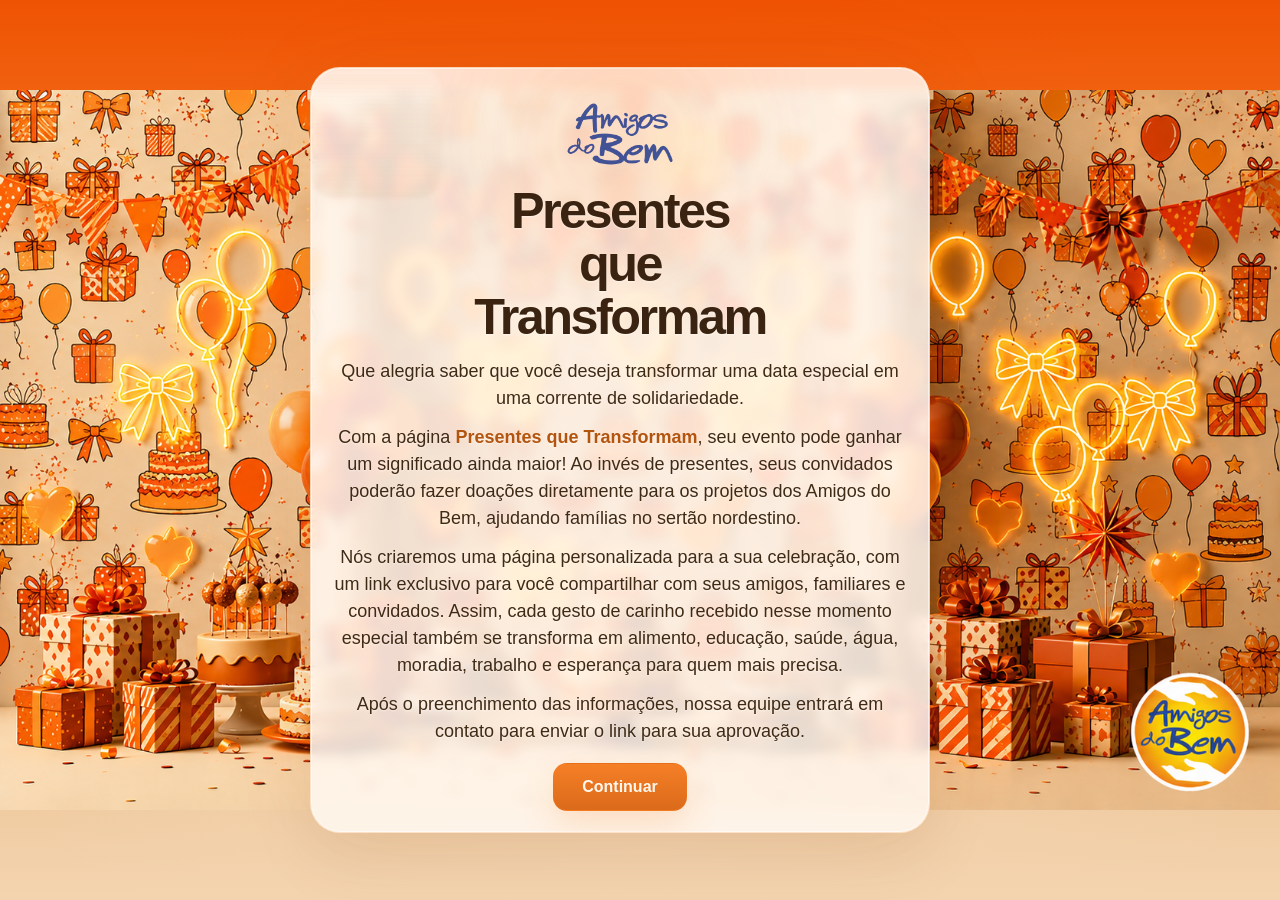
<file: index.html>
<!DOCTYPE html>
<html lang="pt-BR">
<head>
  <meta charset="UTF-8" />
  <meta name="viewport" content="width=device-width, initial-scale=1.0" />
  <meta name="referrer" content="no-referrer" />
  <meta
    http-equiv="Content-Security-Policy"
    content="default-src 'self'; script-src 'self'; style-src 'self' 'unsafe-inline'; img-src 'self' data:; connect-src 'self' https://script.google.com https://script.googleusercontent.com https://viacep.com.br; object-src 'none'; base-uri 'self'; form-action 'self'"
  />
  <title>Presentes que Transformam</title>
  <link rel="stylesheet" href="styles.css" />
</head>
<body class="stage-1">
  <main class="page-shell">
    <section class="parchment-card" aria-labelledby="pageTitle">
      <img class="page-kicker-img" src="Escrita - amigos-do-bem.png" alt="Amigos do Bem" />
      <h1 id="pageTitle">Presentes que Transformam</h1>

      <div class="intro-copy">
        <p>Que alegria saber que você deseja transformar uma data especial em uma corrente de solidariedade.</p>
        <p>
          Com a página <strong>Presentes que Transformam</strong>, seu evento pode ganhar um significado ainda maior!
          Ao invés de presentes, seus convidados poderão fazer doações diretamente para os projetos dos Amigos do Bem,
          ajudando famílias no sertão nordestino.
        </p>
        <p>
          Nós criaremos uma página personalizada para a sua celebração, com um link exclusivo para você compartilhar com seus amigos,
          familiares e convidados. Assim, cada gesto de carinho recebido nesse momento especial também se transforma em alimento,
          educação, saúde, água, moradia, trabalho e esperança para quem mais precisa.
        </p>
        <p>
          Após o preenchimento das informações, nossa equipe entrará em contato para enviar o link para sua aprovação.
        </p>
      </div>

      <div class="page-footer">
        <button class="continue-btn" type="button" id="continueBtn">Continuar</button>
      </div>
    </section>
  </main>

  <script src="script.js"></script>
</body>
</html>
</file>
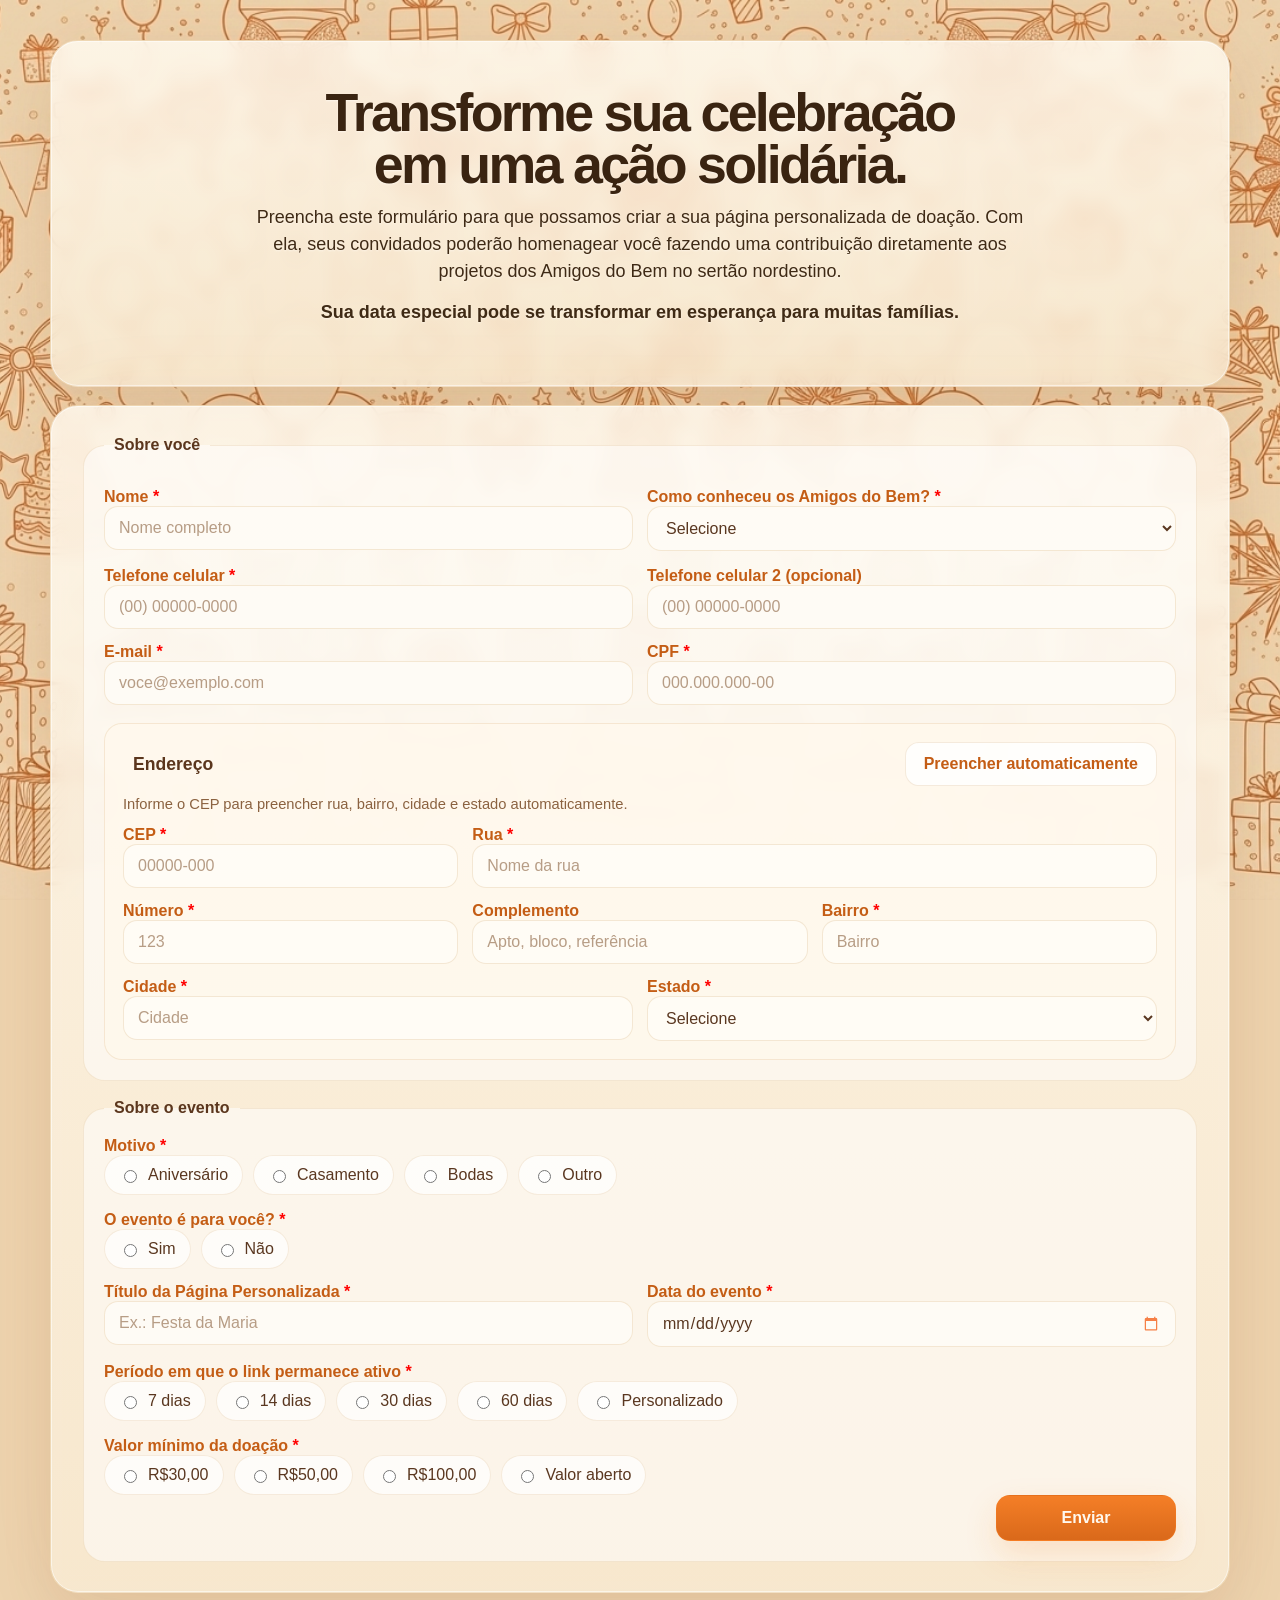
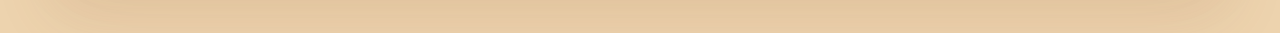
<file: etapa-2.html>
<!DOCTYPE html>
<html lang="pt-BR">
<head>
  <meta charset="UTF-8" />
  <meta name="viewport" content="width=device-width, initial-scale=1.0" />
  <meta name="referrer" content="no-referrer" />
  <meta
    http-equiv="Content-Security-Policy"
    content="default-src 'self'; script-src 'self'; style-src 'self' 'unsafe-inline'; img-src 'self' data:; connect-src 'self' https://script.google.com https://script.googleusercontent.com https://viacep.com.br; object-src 'none'; base-uri 'self'; form-action 'self'"
  />
  <title>Presentes que Transformam | Formulário</title>
  <link rel="stylesheet" href="styles.css" />
</head>
<body class="stage-2">
  <main class="form-shell">
    <section class="form-intro-card">
      <h1>Transforme sua celebração em uma ação solidária.</h1>
      <p>
        Preencha este formulário para que possamos criar a sua página personalizada de doação. Com ela, seus convidados poderão
        homenagear você fazendo uma contribuição diretamente aos projetos dos Amigos do Bem no sertão nordestino.
      </p>
      <p><strong>Sua data especial pode se transformar em esperança para muitas famílias.</strong></p>
    </section>

    <section class="form-card">
      <form id="pqtForm" class="gift-form">
        <input
          type="text"
          name="website"
          id="website"
          class="hp-field"
          tabindex="-1"
          autocomplete="off"
          aria-hidden="true"
          style="position:absolute;left:-9999px;width:1px;height:1px;opacity:0;pointer-events:none"
        />
        <fieldset class="form-block">
          <legend>Sobre você</legend>

          <div class="form-grid two-columns">
            <label>
              Nome <span style="color: red;">*</span>
              <input type="text" name="nome" id="nome" autocomplete="name" placeholder="Nome completo" required />
            </label>

            <div class="field-stack">
            <span class="field-label">Como conheceu os Amigos do Bem? <span style="color: red;">*</span></span>
            <select name="como_conheceu" id="comoConheceu" required>
              <option value="">Selecione</option>
              <option>Redes Sociais</option>
              <option>Evento/Palestra</option>
              <option>Site Institucional</option>
              <option>Televisão/Reportagem</option>
              <option>Jornal/Revista</option>
              <option>Outros</option>
              <option>Indicação de Amigos/Família</option>
            </select>
            </div>
          </div>

          <div class="field-stack">
            <label id="comoConheceuOutroWrap" class="conditional-field" hidden>
              Descreva
              <input type="text" name="como_conheceu_outro" id="comoConheceuOutro" placeholder="Como conheceu os Amigos do Bem?" />
            </label>
          </div>

          <div class="form-grid two-columns">
            <label>
              Telefone celular <span style="color: red;">*</span>
              <input type="tel" name="celular" id="celular" autocomplete="tel" placeholder="(00) 00000-0000" required />
            </label>

            <label>
              Telefone celular 2 (opcional)
              <input type="tel" name="celular_opcional" id="celularOpcional" autocomplete="tel" placeholder="(00) 00000-0000" />
            </label>
          </div>

          <div class="form-grid two-columns">
            <label>
              E-mail <span style="color: red;">*</span>
              <input type="email" name="email" id="email" autocomplete="email" placeholder="voce@exemplo.com" required />
            </label>

            <label>
              CPF <span style="color: red;">*</span>
              <input type="text" name="cpf" id="cpf" inputmode="numeric" placeholder="000.000.000-00" required />
            </label>
          </div>

          <div class="address-box">
            <div class="address-head">
              <h2>Endereço</h2>
              <button class="link-btn" type="button" data-cep-search="main">Preencher automaticamente</button>
            </div>
            <p class="address-note">Informe o CEP para preencher rua, bairro, cidade e estado automaticamente.</p>

            <div class="form-grid three-columns">
            <label>
              CEP <span style="color: red;">*</span>
              <input type="text" name="cep" id="mainCep" autocomplete="postal-code" inputmode="numeric" placeholder="00000-000" required />
            </label>

            <label class="span-2">
              Rua <span style="color: red;">*</span>
              <input type="text" name="rua" id="mainRua" autocomplete="street-address" placeholder="Nome da rua" required />
            </label>
            </div>

            <div class="form-grid three-columns">
            <label>
              Número <span style="color: red;">*</span>
              <input type="text" name="numero" id="mainNumero" autocomplete="off" placeholder="123" required />
            </label>

              <label>
                Complemento
                <input type="text" name="complemento" id="mainComplemento" autocomplete="address-line2" placeholder="Apto, bloco, referência" />
              </label>

            <label>
              Bairro <span style="color: red;">*</span>
              <input type="text" name="bairro" id="mainBairro" autocomplete="address-level3" placeholder="Bairro" required />
            </label>
            </div>

            <div class="form-grid two-columns">
            <label>
              Cidade <span style="color: red;">*</span>
              <input type="text" name="cidade" id="mainCidade" autocomplete="address-level2" placeholder="Cidade" required />
            </label>

            <label>
              Estado <span style="color: red;">*</span>
              <select name="estado" id="mainEstado" autocomplete="address-level1" required>
                <option value="">Selecione</option>
                <option>AC</option><option>AL</option><option>AP</option><option>AM</option><option>BA</option><option>CE</option>
                <option>DF</option><option>ES</option><option>GO</option><option>MA</option><option>MT</option><option>MS</option>
                <option>MG</option><option>PA</option><option>PB</option><option>PR</option><option>PE</option><option>PI</option>
                <option>RJ</option><option>RN</option><option>RS</option><option>RO</option><option>RR</option><option>SC</option>
                <option>SP</option><option>SE</option><option>TO</option>
              </select>
            </label>
            </div>
          </div>
        </fieldset>

        <fieldset class="form-block">
          <legend>Sobre o evento</legend>

          <div class="field-stack">
            <span class="field-label">Motivo <span style="color: red;">*</span></span>
            <div class="chip-group" role="radiogroup" aria-label="Motivo do evento">
              <label class="chip"><input type="radio" name="motivo" value="Aniversário" required /> Aniversário</label>
              <label class="chip"><input type="radio" name="motivo" value="Casamento" /> Casamento</label>
              <label class="chip"><input type="radio" name="motivo" value="Bodas" /> Bodas</label>
              <label class="chip"><input type="radio" name="motivo" value="Outro" /> Outro</label>
            </div>
            <label id="motivoOutroWrap" class="conditional-field" hidden>
              Escreva o motivo por extenso
              <input type="text" name="motivo_outro" id="motivoOutro" />
            </label>
            <label id="motivoConjugeWrap" class="conditional-field" hidden>
              Nome Cônjuge
              <input type="text" name="nome_conjuge" id="nomeConjuge" />
            </label>
            <label id="dataNascimentoWrap" class="conditional-field" hidden>
              Data de nascimento
              <input type="date" name="data_nascimento" id="dataNascimento" />
            </label>
          </div>

          <div class="field-stack">
            <span class="field-label">O evento é para você? <span style="color: red;">*</span></span>
            <div class="chip-group" role="radiogroup" aria-label="Evento para você">
              <label class="chip"><input type="radio" name="evento_para" value="Sim" required /> Sim</label>
              <label class="chip"><input type="radio" name="evento_para" value="Não" /> Não</label>
            </div>
          </div>

          <section id="homenageadoBlock" class="nested-block" hidden aria-hidden="true">
            <h3>Quem será homenageado?</h3>
            <p class="nested-note">Preencha os dados da pessoa homenageada com o mesmo cuidado do bloco anterior.</p>

            <div class="form-grid two-columns">
            <label>
              Nome <span style="color: red;">*</span>
              <input type="text" name="h_nome" id="hNome" autocomplete="name" placeholder="Nome completo" required />
            </label>

            <label>
              Como conheceu os Amigos do Bem? <span style="color: red;">*</span>
              <input type="text" name="h_como_conheceu" id="hComoConheceu" placeholder="Ex.: indicação, evento, redes sociais" required />
            </label>
            </div>

            <div class="form-grid two-columns">
            <label>
              Telefone celular <span style="color: red;">*</span>
              <input type="tel" name="h_celular" id="hCelular" autocomplete="tel" placeholder="(00) 00000-0000" required />
            </label>

              <label>
                Telefone celular 2 (opcional)
                <input type="tel" name="h_celular_opcional" id="hCelularOpcional" autocomplete="tel" placeholder="(00) 00000-0000" />
              </label>
            </div>

            <div class="form-grid two-columns">
            <label>
              E-mail <span style="color: red;">*</span>
              <input type="email" name="h_email" id="hEmail" autocomplete="email" placeholder="voce@exemplo.com" required />
            </label>

            <label>
              CPF <span style="color: red;">*</span>
              <input type="text" name="h_cpf" id="hCpf" inputmode="numeric" placeholder="000.000.000-00" required />
            </label>
            </div>

            <div class="address-box">
              <div class="address-head">
                <h4>Endereço</h4>
                <button class="link-btn" type="button" data-cep-search="honoree">Preencher automaticamente</button>
              </div>
              <p class="address-note">Informe o CEP para preencher rua, bairro, cidade e estado automaticamente.</p>

              <div class="form-grid three-columns">
            <label>
              CEP <span style="color: red;">*</span>
              <input type="text" name="h_cep" id="hCep" autocomplete="postal-code" inputmode="numeric" placeholder="00000-000" required />
            </label>

            <label class="span-2">
              Rua <span style="color: red;">*</span>
              <input type="text" name="h_rua" id="hRua" autocomplete="street-address" placeholder="Nome da rua" required />
            </label>
              </div>

              <div class="form-grid three-columns">
            <label>
              Número <span style="color: red;">*</span>
              <input type="text" name="h_numero" id="hNumero" autocomplete="off" placeholder="123" required />
            </label>

                <label>
                  Complemento
                  <input type="text" name="h_complemento" id="hComplemento" autocomplete="address-line2" placeholder="Apto, bloco, referência" />
                </label>

            <label>
              Bairro <span style="color: red;">*</span>
              <input type="text" name="h_bairro" id="hBairro" autocomplete="address-level3" placeholder="Bairro" required />
            </label>
              </div>

              <div class="form-grid two-columns">
            <label>
              Cidade <span style="color: red;">*</span>
              <input type="text" name="h_cidade" id="hCidade" autocomplete="address-level2" placeholder="Cidade" required />
            </label>

            <label>
              Estado <span style="color: red;">*</span>
              <select name="h_estado" id="hEstado" autocomplete="address-level1" required>
                <option value="">Selecione</option>
                <option>AC</option><option>AL</option><option>AP</option><option>AM</option><option>BA</option><option>CE</option>
                <option>DF</option><option>ES</option><option>GO</option><option>MA</option><option>MT</option><option>MS</option>
                <option>MG</option><option>PA</option><option>PB</option><option>PR</option><option>PE</option><option>PI</option>
                <option>RJ</option><option>RN</option><option>RS</option><option>RO</option><option>RR</option><option>SC</option>
                <option>SP</option><option>SE</option><option>TO</option>
              </select>
            </label>
              </div>
            </div>
          </section>

          <div class="form-grid two-columns">
            <label>
              Título da Página Personalizada <span style="color: red;">*</span>
              <input type="text" name="titulo_link" id="tituloLink" placeholder="Ex.: Festa da Maria" required />
            </label>

            <label>
              Data do evento <span style="color: red;">*</span>
              <input type="date" name="data_evento" id="dataEvento" required />
            </label>
          </div>

          <div class="field-stack">
            <span class="field-label">Período em que o link permanece ativo <span style="color: red;">*</span></span>
            <div class="chip-group" role="radiogroup" aria-label="Período ativo">
              <label class="chip"><input type="radio" name="periodo" value="7 dias" required /> 7 dias</label>
              <label class="chip"><input type="radio" name="periodo" value="14 dias" /> 14 dias</label>
              <label class="chip"><input type="radio" name="periodo" value="30 dias" /> 30 dias</label>
              <label class="chip"><input type="radio" name="periodo" value="60 dias" /> 60 dias</label>
              <label class="chip"><input type="radio" name="periodo" value="Personalizado" /> Personalizado</label>
            </div>
            <label id="periodoCustomWrap" class="conditional-field" hidden>
              Selecione o período
              <input type="date" name="periodo_personalizado" id="periodoPersonalizado" />
            </label>
          </div>

          <div class="field-stack">
            <span class="field-label">Valor mínimo da doação <span style="color: red;">*</span></span>
            <div class="chip-group" role="radiogroup" aria-label="Ticket do presente">
              <label class="chip"><input type="radio" name="ticket" value="R$30,00" required /> R$30,00</label>
              <label class="chip"><input type="radio" name="ticket" value="R$50,00" /> R$50,00</label>
              <label class="chip"><input type="radio" name="ticket" value="R$100,00" /> R$100,00</label>
              <label class="chip"><input type="radio" name="ticket" value="Valor aberto" /> Valor aberto</label>
            </div>
            <label id="ticketOpenWrap" class="conditional-field" hidden>
              Informe o valor mínimo em R$
              <input type="text" name="ticket_aberto" id="ticketAberto" inputmode="decimal" placeholder="Ex.: 80,00" />
            </label>
          </div>

          <div class="form-actions">
            <button class="submit-btn" type="submit">Enviar</button>
          </div>
        </fieldset>
      </form>
    </section>
  </main>

  <script src="script.js"></script>
</body>
</html>
</file>
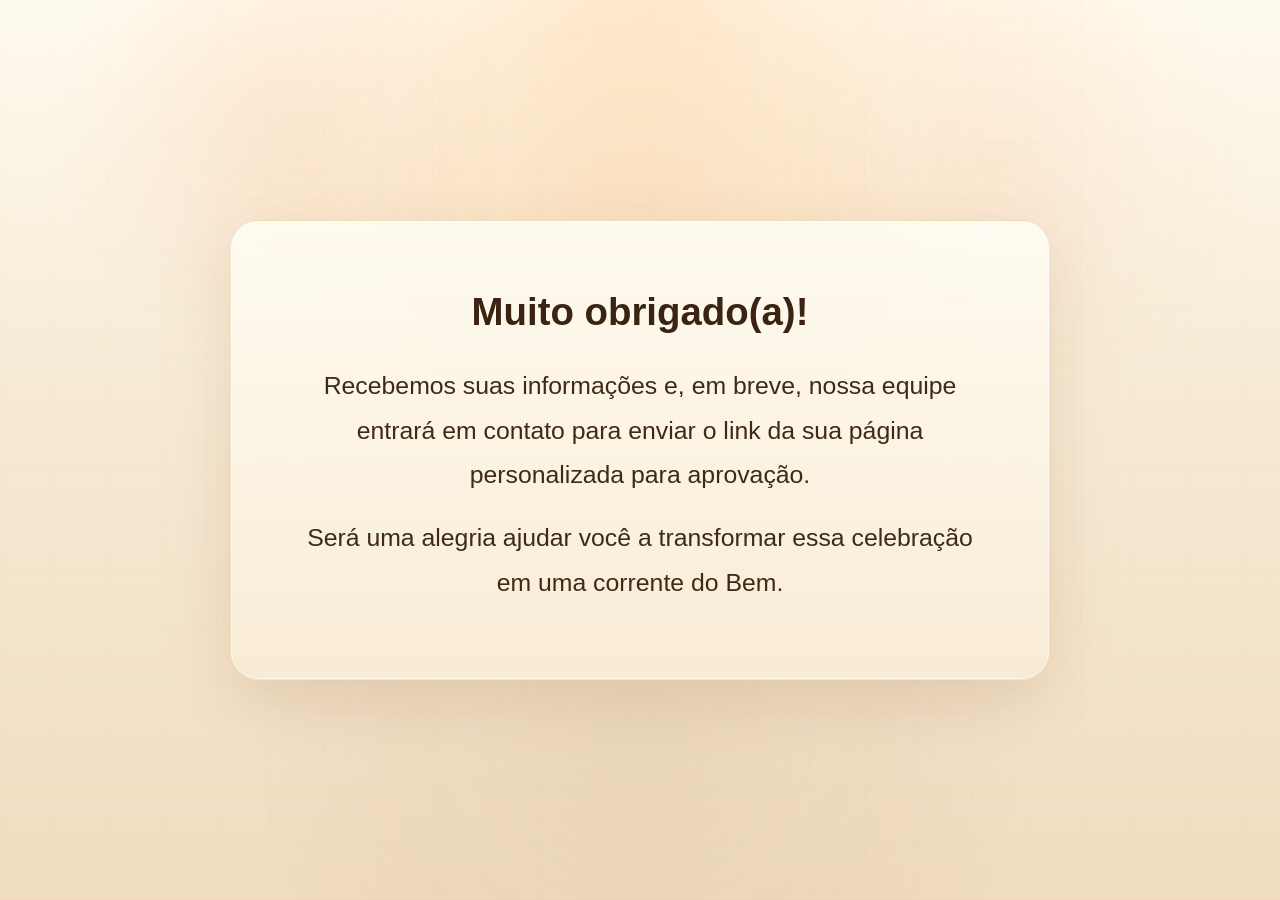
<file: etapa-3.html>
<!DOCTYPE html>
<html lang="pt-BR">
<head>
  <meta charset="UTF-8" />
  <meta name="viewport" content="width=device-width, initial-scale=1.0" />
  <meta name="referrer" content="no-referrer" />
  <meta
    http-equiv="Content-Security-Policy"
    content="default-src 'self'; script-src 'self'; style-src 'self' 'unsafe-inline'; img-src 'self' data:; connect-src 'self' https://script.google.com https://script.googleusercontent.com; object-src 'none'; base-uri 'self'; form-action 'self'"
  />
  <title>Presentes que Transformam | Obrigado</title>
  <link rel="stylesheet" href="styles.css" />
  <style>
    .confetti i:nth-child(1) { --x: 3%; --c: #f57a1f; --d: 5.2s; --delay: 0s; --sway: 40px; --spin: 600deg; }
    .confetti i:nth-child(2) { --x: 8%; --c: #ffb36d; --d: 6.1s; --delay: 0.4s; --sway: -50px; --spin: 760deg; }
    .confetti i:nth-child(3) { --x: 12%; --c: #e6c78f; --d: 4.8s; --delay: 0.9s; --sway: 55px; --spin: 520deg; }
    .confetti i:nth-child(4) { --x: 17%; --c: #d96a14; --d: 5.7s; --delay: 1.3s; --sway: -40px; --spin: 680deg; }
    .confetti i:nth-child(5) { --x: 22%; --c: #f57a1f; --d: 6.4s; --delay: 0.2s; --sway: 45px; --spin: 820deg; }
    .confetti i:nth-child(6) { --x: 27%; --c: #ffb36d; --d: 5.1s; --delay: 1.6s; --sway: -55px; --spin: 540deg; }
    .confetti i:nth-child(7) { --x: 31%; --c: #e6c78f; --d: 6.8s; --delay: 0.7s; --sway: 35px; --spin: 700deg; }
    .confetti i:nth-child(8) { --x: 36%; --c: #d96a14; --d: 5.4s; --delay: 2s; --sway: -45px; --spin: 620deg; }
    .confetti i:nth-child(9) { --x: 41%; --c: #f57a1f; --d: 6.2s; --delay: 0.5s; --sway: 50px; --spin: 780deg; }
    .confetti i:nth-child(10) { --x: 45%; --c: #ffb36d; --d: 4.9s; --delay: 1.1s; --sway: -60px; --spin: 560deg; }
    .confetti i:nth-child(11) { --x: 50%; --c: #e6c78f; --d: 6.6s; --delay: 2.4s; --sway: 40px; --spin: 720deg; }
    .confetti i:nth-child(12) { --x: 55%; --c: #d96a14; --d: 5.6s; --delay: 0.8s; --sway: -50px; --spin: 640deg; }
    .confetti i:nth-child(13) { --x: 60%; --c: #f57a1f; --d: 6s; --delay: 1.8s; --sway: 55px; --spin: 800deg; }
    .confetti i:nth-child(14) { --x: 64%; --c: #ffb36d; --d: 5.3s; --delay: 0.1s; --sway: -35px; --spin: 580deg; }
    .confetti i:nth-child(15) { --x: 69%; --c: #e6c78f; --d: 6.9s; --delay: 2.7s; --sway: 45px; --spin: 740deg; }
    .confetti i:nth-child(16) { --x: 74%; --c: #d96a14; --d: 5s; --delay: 1.4s; --sway: -55px; --spin: 660deg; }
    .confetti i:nth-child(17) { --x: 78%; --c: #f57a1f; --d: 6.3s; --delay: 0.6s; --sway: 35px; --spin: 500deg; }
    .confetti i:nth-child(18) { --x: 83%; --c: #ffb36d; --d: 5.8s; --delay: 2.1s; --sway: -40px; --spin: 840deg; }
    .confetti i:nth-child(19) { --x: 88%; --c: #e6c78f; --d: 6.5s; --delay: 0.3s; --sway: 50px; --spin: 600deg; }
    .confetti i:nth-child(20) { --x: 93%; --c: #d96a14; --d: 5.5s; --delay: 1.9s; --sway: -45px; --spin: 720deg; }
    .confetti i:nth-child(21) { --x: 6%; --c: #f57a1f; --d: 6.7s; --delay: 3s; --sway: 60px; --spin: 560deg; }
    .confetti i:nth-child(22) { --x: 14%; --c: #ffb36d; --d: 5.9s; --delay: 2.6s; --sway: -35px; --spin: 780deg; }
    .confetti i:nth-child(23) { --x: 24%; --c: #e6c78f; --d: 6.2s; --delay: 3.4s; --sway: 45px; --spin: 640deg; }
    .confetti i:nth-child(24) { --x: 33%; --c: #d96a14; --d: 5.2s; --delay: 2.9s; --sway: -50px; --spin: 700deg; }
    .confetti i:nth-child(25) { --x: 43%; --c: #f57a1f; --d: 6.6s; --delay: 3.8s; --sway: 40px; --spin: 580deg; }
    .confetti i:nth-child(26) { --x: 52%; --c: #ffb36d; --d: 5.7s; --delay: 3.2s; --sway: -60px; --spin: 820deg; }
    .confetti i:nth-child(27) { --x: 61%; --c: #e6c78f; --d: 6.4s; --delay: 4.1s; --sway: 50px; --spin: 620deg; }
    .confetti i:nth-child(28) { --x: 70%; --c: #d96a14; --d: 5.4s; --delay: 3.6s; --sway: -40px; --spin: 740deg; }
    .confetti i:nth-child(29) { --x: 79%; --c: #f57a1f; --d: 6.8s; --delay: 4.4s; --sway: 35px; --spin: 540deg; }
    .confetti i:nth-child(30) { --x: 87%; --c: #ffb36d; --d: 5.6s; --delay: 3.9s; --sway: -55px; --spin: 680deg; }
    .confetti i:nth-child(31) { --x: 4%; --c: #e6c78f; --d: 6.1s; --delay: 4.8s; --sway: 55px; --spin: 760deg; }
    .confetti i:nth-child(32) { --x: 10%; --c: #d96a14; --d: 5.3s; --delay: 4.2s; --sway: -45px; --spin: 600deg; }
    .confetti i:nth-child(33) { --x: 19%; --c: #f57a1f; --d: 6.9s; --delay: 5.1s; --sway: 40px; --spin: 820deg; }
    .confetti i:nth-child(34) { --x: 29%; --c: #ffb36d; --d: 5.8s; --delay: 4.6s; --sway: -60px; --spin: 560deg; }
    .confetti i:nth-child(35) { --x: 38%; --c: #e6c78f; --d: 6.3s; --delay: 5.4s; --sway: 50px; --spin: 720deg; }
    .confetti i:nth-child(36) { --x: 47%; --c: #d96a14; --d: 5.5s; --delay: 4.9s; --sway: -35px; --spin: 640deg; }
    .confetti i:nth-child(37) { --x: 57%; --c: #f57a1f; --d: 6.7s; --delay: 5.7s; --sway: 45px; --spin: 800deg; }
    .confetti i:nth-child(38) { --x: 66%; --c: #ffb36d; --d: 5.1s; --delay: 5.2s; --sway: -50px; --spin: 580deg; }
    .confetti i:nth-child(39) { --x: 75%; --c: #e6c78f; --d: 6.5s; --delay: 6s; --sway: 35px; --spin: 740deg; }
    .confetti i:nth-child(40) { --x: 84%; --c: #d96a14; --d: 5.9s; --delay: 5.5s; --sway: -55px; --spin: 660deg; }
    .confetti i:nth-child(41) { --x: 91%; --c: #f57a1f; --d: 6.2s; --delay: 6.3s; --sway: 50px; --spin: 500deg; }
    .confetti i:nth-child(42) { --x: 5%; --c: #ffb36d; --d: 5.4s; --delay: 5.8s; --sway: -40px; --spin: 840deg; }
    .confetti i:nth-child(43) { --x: 15%; --c: #e6c78f; --d: 6.8s; --delay: 6.6s; --sway: 40px; --spin: 600deg; }
    .confetti i:nth-child(44) { --x: 25%; --c: #d96a14; --d: 5.7s; --delay: 6.1s; --sway: -45px; --spin: 720deg; }
    .confetti i:nth-child(45) { --x: 34%; --c: #f57a1f; --d: 6.6s; --delay: 6.9s; --sway: 55px; --spin: 560deg; }
    .confetti i:nth-child(46) { --x: 44%; --c: #ffb36d; --d: 5.2s; --delay: 6.4s; --sway: -35px; --spin: 780deg; }
    .confetti i:nth-child(47) { --x: 53%; --c: #e6c78f; --d: 7s; --delay: 7.2s; --sway: 45px; --spin: 640deg; }
    .confetti i:nth-child(48) { --x: 62%; --c: #d96a14; --d: 5.6s; --delay: 6.7s; --sway: -50px; --spin: 700deg; }
    .confetti i:nth-child(49) { --x: 71%; --c: #f57a1f; --d: 6.4s; --delay: 7.5s; --sway: 40px; --spin: 580deg; }
    .confetti i:nth-child(50) { --x: 80%; --c: #ffb36d; --d: 5.5s; --delay: 7s; --sway: -60px; --spin: 820deg; }
    .confetti i:nth-child(51) { --x: 89%; --c: #e6c78f; --d: 6.9s; --delay: 7.8s; --sway: 50px; --spin: 620deg; }
    .confetti i:nth-child(52) { --x: 7%; --c: #d96a14; --d: 5.8s; --delay: 7.3s; --sway: -40px; --spin: 740deg; }
    .confetti i:nth-child(53) { --x: 18%; --c: #f57a1f; --d: 6.3s; --delay: 8.1s; --sway: 35px; --spin: 540deg; }
    .confetti i:nth-child(54) { --x: 28%; --c: #ffb36d; --d: 5.4s; --delay: 7.6s; --sway: -55px; --spin: 680deg; }
    .confetti i:nth-child(55) { --x: 37%; --c: #e6c78f; --d: 6.7s; --delay: 8.4s; --sway: 45px; --spin: 760deg; }
    .confetti i:nth-child(56) { --x: 46%; --c: #d96a14; --d: 5.9s; --delay: 7.9s; --sway: -45px; --spin: 600deg; }
    .confetti i:nth-child(57) { --x: 56%; --c: #f57a1f; --d: 6.5s; --delay: 8.7s; --sway: 50px; --spin: 820deg; }
    .confetti i:nth-child(58) { --x: 65%; --c: #ffb36d; --d: 5.3s; --delay: 8.2s; --sway: -35px; --spin: 560deg; }
    .confetti i:nth-child(59) { --x: 73%; --c: #e6c78f; --d: 6.8s; --delay: 9s; --sway: 40px; --spin: 720deg; }
    .confetti i:nth-child(60) { --x: 82%; --c: #d96a14; --d: 5.7s; --delay: 8.5s; --sway: -50px; --spin: 640deg; }
  </style>
</head>
<body>
  <main class="thankyou-shell">
    <section class="thankyou-card">
      <p class="thankyou-text">Muito obrigado(a)!</p>
      <p class="thankyou-text">
        Recebemos suas informações e, em breve, nossa equipe entrará em contato para enviar o link da sua página personalizada para aprovação.
      </p>
      <p class="thankyou-text">
        Será uma alegria ajudar você a transformar essa celebração em uma corrente do Bem.
      </p>
    </section>
  </main>

  <div class="confetti" aria-hidden="true">
    <i></i><i></i><i></i><i></i><i></i><i></i><i></i><i></i><i></i><i></i><i></i><i></i><i></i><i></i><i></i><i></i><i></i><i></i><i></i><i></i><i></i><i></i><i></i><i></i><i></i><i></i><i></i><i></i><i></i><i></i><i></i><i></i><i></i><i></i><i></i><i></i><i></i><i></i><i></i><i></i><i></i><i></i><i></i><i></i><i></i><i></i><i></i><i></i><i></i><i></i><i></i><i></i><i></i><i></i><i></i><i></i><i></i><i></i><i></i><i></i>
  </div>
</body>
</html>
</file>
<file: styles.css>
:root {
  color-scheme: light;
  --paper-1: #f8e8b0;
  --paper-2: #ead39a;
  --paper-3: #c8a56b;
  --ink: #4b321d;
  --ink-soft: #7c5b36;
  --shadow: rgba(69, 44, 21, 0.18);
  --button: #8a5a2b;
  --button-hover: #6f4521;
}

* {
  box-sizing: border-box;
}

html,
body {
  min-height: 100%;
}

body {
  margin: 0;
  font-family: Georgia, "Times New Roman", serif;
  color: var(--ink);
  background:
    radial-gradient(circle at top, rgba(255, 248, 219, 0.98) 0%, rgba(223, 192, 120, 0.95) 38%, rgba(145, 102, 56, 0.98) 100%);
}

body::before {
  content: "";
  position: fixed;
  inset: 0;
  pointer-events: none;
  background:
    linear-gradient(135deg, rgba(255, 255, 255, 0.18), transparent 30%),
    radial-gradient(circle at 20% 15%, rgba(255, 255, 255, 0.26), transparent 25%),
    radial-gradient(circle at 80% 80%, rgba(75, 50, 29, 0.12), transparent 30%);
  opacity: 0.85;
}

.page-shell {
  position: relative;
  z-index: 1;
  min-height: 100vh;
  display: grid;
  place-items: center;
  padding: 32px 18px;
}

.parchment-card {
  width: min(900px, 100%);
  padding: clamp(28px, 5vw, 56px);
  background:
    linear-gradient(180deg, rgba(255, 248, 219, 0.96), rgba(241, 220, 159, 0.95)),
    repeating-linear-gradient(
      90deg,
      rgba(110, 76, 39, 0.03) 0,
      rgba(110, 76, 39, 0.03) 1px,
      transparent 1px,
      transparent 7px
    );
  border: 1px solid rgba(96, 66, 33, 0.25);
  border-radius: 28px;
  box-shadow: 0 28px 70px var(--shadow);
  position: relative;
  overflow: hidden;
}

.parchment-card::before,
.parchment-card::after {
  content: "";
  position: absolute;
  inset: 14px;
  border-radius: 22px;
  pointer-events: none;
}

.parchment-card::before {
  border: 1px solid rgba(111, 69, 33, 0.18);
}

.parchment-card::after {
  inset: auto 12px 12px auto;
  width: 130px;
  height: 130px;
  background: radial-gradient(circle, rgba(136, 94, 43, 0.15), transparent 70%);
  filter: blur(2px);
}

.page-kicker {
  margin: 0 0 14px;
  color: var(--ink-soft);
  font-size: 0.85rem;
  letter-spacing: 0.16em;
  text-transform: uppercase;
  font-weight: 700;
}

h1 {
  margin: 0 0 22px;
  font-size: clamp(2.3rem, 5vw, 4.5rem);
  line-height: 0.98;
  letter-spacing: -0.03em;
}

.intro-copy {
  max-width: 72ch;
  font-size: clamp(1.02rem, 1.6vw, 1.22rem);
  line-height: 1.82;
}

.intro-copy p {
  margin: 0 0 18px;
}

.intro-copy strong {
  color: var(--button-hover);
}

.page-footer {
  margin-top: 30px;
  display: flex;
  justify-content: flex-end;
}

.continue-btn {
  appearance: none;
  border: 0;
  border-radius: 999px;
  padding: 14px 26px;
  font: inherit;
  font-weight: 700;
  color: #fff8df;
  background: linear-gradient(180deg, var(--button), var(--button-hover));
  box-shadow: 0 14px 28px rgba(111, 69, 33, 0.25);
  cursor: pointer;
  transition: transform 0.2s ease, box-shadow 0.2s ease;
}

.continue-btn:hover {
  transform: translateY(-1px);
  box-shadow: 0 18px 32px rgba(111, 69, 33, 0.3);
}

.continue-btn:focus-visible {
  outline: 3px solid rgba(75, 50, 29, 0.35);
  outline-offset: 3px;
}

@media (max-width: 640px) {
  .page-shell {
    padding: 14px;
  }

  .parchment-card {
    border-radius: 22px;
  }

  .page-footer {
    justify-content: stretch;
  }

  .continue-btn {
    width: 100%;
  }
}

.form-shell {
  position: relative;
  z-index: 1;
  width: min(1180px, calc(100% - 32px));
  margin: 0 auto;
  padding: 32px 0 40px;
  display: grid;
  gap: 20px;
}

.form-intro-card,
.form-card {
  background: linear-gradient(180deg, rgba(255, 249, 229, 0.96), rgba(239, 217, 170, 0.95));
  border: 1px solid rgba(96, 66, 33, 0.22);
  border-radius: 28px;
  box-shadow: 0 26px 68px var(--shadow);
}

.form-intro-card {
  padding: clamp(24px, 4vw, 44px);
}

.form-kicker {
  margin: 0 0 10px;
  text-transform: uppercase;
  letter-spacing: 0.16em;
  font-size: 0.8rem;
  font-weight: 700;
  color: var(--ink-soft);
}

.form-intro-card h1 {
  margin-bottom: 14px;
  font-size: clamp(2rem, 4vw, 3.25rem);
}

.form-intro-card p {
  max-width: 78ch;
  margin: 0 0 14px;
  line-height: 1.75;
  font-size: 1.03rem;
}

.form-card {
  padding: clamp(18px, 3vw, 30px);
}

.gift-form {
  display: grid;
  gap: 18px;
}

.form-block {
  border: 1px solid rgba(111, 69, 33, 0.18);
  border-radius: 22px;
  padding: 20px;
  background: rgba(255, 252, 242, 0.55);
}

.form-block legend {
  padding: 0 10px;
  font-weight: 700;
  color: var(--button-hover);
}

.form-grid {
  display: grid;
  gap: 14px;
  margin-top: 14px;
}

.two-columns {
  grid-template-columns: repeat(2, minmax(0, 1fr));
}

.three-columns {
  grid-template-columns: repeat(3, minmax(0, 1fr));
}

[hidden] {
  display: none !important;
}

.form-grid label,
.field-stack,
.nested-block {
  display: inline;
  gap: 8px;
}

.form-block .field-stack + .field-stack,
.form-grid + .field-stack {
  display: block;
  margin-top: 16px;
}

.form-grid label,
.field-stack,
.nested-note,
.nested-block p {
  color: var(--ink-soft);
}

.form-grid input,
.form-grid select,
.field-stack select,
.conditional-field input {
  width: 100%;
  border: 1px solid rgba(111, 69, 33, 0.2);
  border-radius: 14px;
  background: rgba(255, 255, 255, 0.92);
  padding: 12px 14px;
  font: inherit;
  font-weight: normal;
  color: var(--ink);
}

.form-grid input:disabled,
.form-grid select:disabled,
.field-stack select:disabled,
.conditional-field input:disabled {
  opacity: 0.62;
  cursor: not-allowed;
}

.address-box,
.nested-block {
  margin-top: 18px;
  padding: 18px;
  border-radius: 18px;
  background: rgba(249, 239, 207, 0.58);
  border: 1px solid rgba(111, 69, 33, 0.14);
}

.address-head {
  display: flex;
  align-items: center;
  justify-content: space-between;
  gap: 12px;
  margin-bottom: 10px;
}

.address-head h2,
.address-head h4,
.nested-block h3 {
  margin: 0;
  font-size: 1.1rem;
}

.address-note {
  margin: 0 0 10px;
  color: var(--ink-soft);
  font-size: 0.92rem;
}

.field-label {
  font-weight: 700;
  color: var(--button-hover);
}

.chip-group {
  display: flex;
  flex-wrap: wrap;
  gap: 10px;
}

.chip {
  display: inline-flex;
  align-items: center;
  gap: 8px;
  padding: 10px 14px;
  border-radius: 999px;
  border: 1px solid rgba(111, 69, 33, 0.18);
  background: rgba(255, 255, 255, 0.82);
  cursor: pointer;
}

.chip input {
  accent-color: var(--button-hover);
}

.conditional-field {
  margin-top: 8px;
}

.link-btn,
.submit-btn {
  appearance: none;
  border: 0;
  border-radius: 999px;
  padding: 12px 18px;
  font: inherit;
  cursor: pointer;
}

.link-btn {
  color: var(--button-hover);
  background: rgba(255, 255, 255, 0.8);
  border: 1px solid rgba(111, 69, 33, 0.18);
}

.submit-btn {
  color: #fff8df;
  background: linear-gradient(180deg, var(--button), var(--button-hover));
  box-shadow: 0 14px 28px rgba(111, 69, 33, 0.25);
  min-width: 160px;
}

.form-actions {
  display: flex;
  justify-content: flex-end;
}

.span-2 {
  grid-column: span 2;
}

.thankyou-shell {
  min-height: 100vh;
  display: grid;
  place-items: center;
  padding: 24px;
}

.thankyou-card {
  width: min(820px, 100%);
  padding: clamp(28px, 5vw, 54px);
  border-radius: 28px;
  background: linear-gradient(180deg, rgba(255, 249, 229, 0.96), rgba(239, 217, 170, 0.95));
  border: 1px solid rgba(96, 66, 33, 0.22);
  box-shadow: 0 26px 68px var(--shadow);
  text-align: center;
}

.thankyou-text {
  margin: 0 0 14px;
  font-size: clamp(1.2rem, 2vw, 1.55rem);
  line-height: 1.8;
}

.thankyou-text:first-child {
  font-weight: 700;
  font-size: clamp(1.8rem, 3vw, 2.4rem);
}

@media (max-width: 900px) {
  .two-columns,
  .three-columns {
    grid-template-columns: 1fr;
  }

  .span-2 {
    grid-column: span 1;
  }
}

@media (max-width: 640px) {
  .form-shell {
    width: min(100% - 20px, 1180px);
    padding-top: 16px;
  }

  .address-head,
  .form-actions {
    flex-direction: column;
    align-items: stretch;
  }

  .submit-btn,
  .link-btn {
    width: 100%;
  }
}

:root {
  color-scheme: dark;
  --paper-1: #171413;
  --paper-2: #201b18;
  --paper-3: #2d241f;
  --ink: #f5efe7;
  --ink-soft: #c2b0a2;
  --shadow: rgba(0, 0, 0, 0.58);
  --button: #ff7a1a;
  --button-hover: #ff9a2d;
}

body {
  font-family: Inter, "Segoe UI", Arial, sans-serif;
  color: var(--ink);
  background:
    radial-gradient(circle at 50% 0%, rgba(255, 123, 26, 0.28) 0%, rgba(255, 123, 26, 0.12) 20%, transparent 46%),
    radial-gradient(circle at 50% 8%, rgba(255, 123, 26, 0.22) 0%, transparent 28%),
    linear-gradient(180deg, #111111 0%, #171615 50%, #0d0d0d 100%);
  overflow-x: hidden;
}

body::before {
  background:
    repeating-linear-gradient(0deg, rgba(255, 255, 255, 0.028) 0, rgba(255, 255, 255, 0.028) 1px, transparent 1px, transparent 48px),
    repeating-linear-gradient(90deg, rgba(255, 255, 255, 0.028) 0, rgba(255, 255, 255, 0.028) 1px, transparent 1px, transparent 48px),
    radial-gradient(circle at 50% 18%, rgba(255, 123, 26, 0.26), transparent 34%),
    radial-gradient(circle at 50% 32%, rgba(255, 123, 26, 0.08), transparent 54%);
  opacity: 0.72;
  mix-blend-mode: screen;
}

body::after {
  content: "";
  position: fixed;
  inset: 0;
  pointer-events: none;
  background:
    linear-gradient(180deg, rgba(0, 0, 0, 0.04) 0%, rgba(0, 0, 0, 0.2) 100%),
    radial-gradient(circle at 50% 28%, rgba(255, 132, 31, 0.12), transparent 32%),
    radial-gradient(circle at 50% 68%, rgba(0, 0, 0, 0.22), transparent 54%);
  opacity: 0.95;
}

.page-shell,
.form-shell,
.thankyou-shell {
  position: relative;
  z-index: 1;
}

.page-shell {
  width: min(1200px, calc(100% - 32px));
  margin: 0 auto;
  min-height: 100vh;
  display: grid;
  place-items: center;
  padding: clamp(22px, 4vw, 40px) 0;
}

.form-shell {
  width: min(1180px, calc(100% - 32px));
  margin: 0 auto;
  min-height: 100vh;
  padding: clamp(22px, 4vw, 40px) 0;
  display: grid;
  gap: 18px;
}

.thankyou-shell {
  min-height: 100vh;
  display: grid;
  place-items: center;
  padding: 24px;
}

.parchment-card,
.form-intro-card,
.form-card,
.thankyou-card {
  background: linear-gradient(180deg, rgba(24, 21, 20, 0.94), rgba(15, 14, 14, 0.92));
  border: 1px solid rgba(255, 122, 26, 0.18);
  box-shadow:
    0 0 0 1px rgba(255, 255, 255, 0.03) inset,
    0 30px 80px rgba(0, 0, 0, 0.58),
    0 0 130px rgba(255, 122, 26, 0.08);
  backdrop-filter: blur(18px) saturate(130%);
}

.parchment-card {
  width: min(980px, 100%);
  padding: clamp(34px, 5vw, 64px);
  border-radius: 30px;
  position: relative;
  isolation: isolate;
  overflow: hidden;
  text-align: center;
}

.parchment-card::before {
  content: "";
  position: absolute;
  inset: -14% 18% auto;
  height: 340px;
  background: radial-gradient(circle, rgba(255, 123, 26, 0.85) 0%, rgba(255, 123, 26, 0.35) 28%, rgba(255, 123, 26, 0.08) 54%, transparent 72%);
  filter: blur(36px);
  opacity: 0.95;
  pointer-events: none;
}

.parchment-card::after {
  content: "";
  position: absolute;
  inset: 0;
  background: linear-gradient(180deg, rgba(255, 255, 255, 0.02), transparent 32%, rgba(0, 0, 0, 0.18));
  pointer-events: none;
}

.page-kicker,
.form-kicker {
  width: fit-content;
  margin: 0 auto 16px;
  padding: 8px 14px;
  border-radius: 999px;
  border: 1px solid rgba(255, 122, 26, 0.28);
  background: rgba(255, 122, 26, 0.08);
  color: #ff9c49;
  letter-spacing: 0.12em;
  text-transform: uppercase;
  font-size: 0.74rem;
  font-weight: 700;
}

h1 {
  margin: 0 0 20px;
  color: #f6f1ea;
  font-family: Inter, "Segoe UI", Arial, sans-serif;
  font-weight: 800;
  letter-spacing: -0.05em;
  line-height: 0.96;
  text-wrap: balance;
  text-shadow: 0 0 32px rgba(255, 123, 26, 0.08);
}

.parchment-card h1 {
  font-size: clamp(2.5rem, 5.6vw, 5.2rem);
  max-width: 11ch;
  margin-inline: auto;
}

.intro-copy {
  max-width: 72ch;
  margin: 0 auto;
  color: rgba(245, 239, 231, 0.78);
  font-size: clamp(1.02rem, 1.6vw, 1.18rem);
  line-height: 1.9;
}

.intro-copy strong {
  color: #ff9c49;
}

.page-footer {
  margin-top: 30px;
  display: flex;
  justify-content: center;
}

.continue-btn,
.submit-btn,
.link-btn {
  appearance: none;
  border-radius: 14px;
  font: inherit;
  font-weight: 700;
  cursor: pointer;
  transition: transform 0.18s ease, box-shadow 0.18s ease, border-color 0.18s ease, background-color 0.18s ease;
}

.continue-btn,
.submit-btn {
  border: 1px solid rgba(255, 122, 26, 0.42);
  color: #fff5e9;
  background: linear-gradient(180deg, rgba(255, 122, 26, 0.95), rgba(196, 89, 13, 0.92));
  box-shadow: 0 14px 32px rgba(255, 122, 26, 0.22);
}

.continue-btn {
  padding: 14px 28px;
}

.submit-btn {
  min-width: 180px;
  padding: 13px 22px;
}

.continue-btn:hover,
.submit-btn:hover {
  transform: translateY(-1px);
  box-shadow: 0 18px 38px rgba(255, 122, 26, 0.28);
}

.continue-btn:focus-visible,
.submit-btn:focus-visible,
.link-btn:focus-visible,
.form-grid input:focus-visible,
.form-grid select:focus-visible,
.field-stack select:focus-visible {
  outline: 2px solid rgba(255, 168, 86, 0.95);
  outline-offset: 2px;
}

.cep-highlight {
  animation: cep-highlight-pulse 1.6s ease-out;
}

@keyframes cep-highlight-pulse {
  0% {
    border-color: rgba(245, 122, 31, 0.9);
    box-shadow: 0 0 0 4px rgba(245, 122, 31, 0.28), 0 0 18px rgba(245, 122, 31, 0.4);
  }
}

.form-intro-card,
.form-card,
.thankyou-card {
  border-radius: 28px;
}

.form-intro-card {
  padding: clamp(26px, 4vw, 46px);
}

.form-intro-card h1 {
  margin-bottom: 14px;
  font-size: clamp(2rem, 4.2vw, 3.5rem);
}

.form-intro-card p {
  max-width: 78ch;
  margin: 0 0 14px;
  color: rgba(245, 239, 231, 0.78);
  line-height: 1.8;
  font-size: 1.03rem;
}

.form-card {
  padding: clamp(18px, 3vw, 30px);
}

.gift-form {
  display: grid;
  gap: 18px;
}

.form-block,
.address-box,
.nested-block {
  border: 1px solid rgba(255, 122, 26, 0.16);
  background: rgba(255, 255, 255, 0.02);
}

.form-block {
  border-radius: 22px;
  padding: 20px;
}

.form-block legend,
.address-head h2,
.address-head h4,
.nested-block h3 {
  padding: 0 10px;
  font-weight: 700;
  color: #ffb36d;
}

.form-grid {
  display: grid;
  gap: 14px;
  margin-top: 14px;
}

.form-grid label,
.field-stack,
.nested-block {
  display: inline;
  gap: 8px;
}

.form-block .field-stack + .field-stack,
.form-grid + .field-stack {
  display: block;
  margin-top: 16px;
}

.form-grid label,
.field-stack,
.nested-note,
.nested-block p,
.address-note {
  color: var(--ink-soft);
}

.form-grid input,
.form-grid select,
.field-stack select,
.conditional-field input {
  width: 100%;
  border: 1px solid rgba(255, 122, 26, 0.16);
  border-radius: 14px;
  background: rgba(10, 10, 10, 0.82);
  padding: 12px 14px;
  font: inherit;
  font-weight: normal;
  color: var(--ink);
}

.form-grid input::placeholder,
.conditional-field input::placeholder {
  color: rgba(194, 176, 162, 0.6);
}

.form-grid input:focus,
.form-grid select:focus,
.field-stack select:focus,
.conditional-field input:focus {
  border-color: rgba(255, 154, 45, 0.72);
  box-shadow: 0 0 0 3px rgba(255, 122, 26, 0.12);
}

.form-grid input:disabled,
.form-grid select:disabled,
.field-stack select:disabled,
.conditional-field input:disabled {
  opacity: 0.62;
  cursor: not-allowed;
}

.address-box,
.nested-block {
  margin-top: 18px;
  padding: 18px;
  border-radius: 18px;
  background: rgba(255, 255, 255, 0.025);
}

.address-head {
  display: flex;
  align-items: center;
  justify-content: space-between;
  gap: 12px;
  margin-bottom: 10px;
}

.address-note {
  margin: 0 0 10px;
  font-size: 0.92rem;
}

.field-label {
  font-weight: 700;
  color: #ffb36d;
}

.chip-group {
  display: flex;
  flex-wrap: wrap;
  gap: 10px;
}

.chip {
  display: inline-flex;
  align-items: center;
  gap: 8px;
  padding: 10px 14px;
  border-radius: 999px;
  border: 1px solid rgba(255, 122, 26, 0.18);
  background: rgba(255, 255, 255, 0.04);
  color: var(--ink);
  cursor: pointer;
}

.chip input {
  accent-color: var(--button-hover);
}

.conditional-field {
  margin-top: 8px;
}

.link-btn {
  padding: 12px 18px;
  color: #ffb36d;
  background: rgba(255, 255, 255, 0.04);
  border: 1px solid rgba(255, 122, 26, 0.18);
}

.link-btn:hover {
  border-color: rgba(255, 154, 45, 0.38);
  background: rgba(255, 122, 26, 0.08);
}

.form-actions {
  display: flex;
  justify-content: flex-end;
}

.span-2 {
  grid-column: span 2;
}

.thankyou-card {
  width: min(820px, 100%);
  padding: clamp(30px, 5vw, 56px);
  text-align: center;
}

.parchment-card > *,
.form-intro-card > *,
.form-card > *,
.thankyou-card > * {
  position: relative;
  z-index: 1;
}

.thankyou-text {
  margin: 0 0 12px;
  color: rgba(245, 239, 231, 0.82);
  font-size: clamp(1.18rem, 2vw, 1.55rem);
  line-height: 1.8;
}

.thankyou-text:first-child {
  color: #fff3ea;
  font-weight: 800;
  font-size: clamp(1.8rem, 3vw, 2.6rem);
}

@media (max-width: 900px) {
  .two-columns,
  .three-columns {
    grid-template-columns: 1fr;
  }

  .span-2 {
    grid-column: span 1;
  }
}

@media (max-width: 640px) {
  .page-shell,
  .form-shell {
    width: min(100% - 20px, 1200px);
    padding: 16px 0 24px;
  }

  .parchment-card,
  .form-intro-card,
  .form-card,
  .thankyou-card {
    border-radius: 22px;
  }

  .page-footer,
  .form-actions,
  .address-head {
    flex-direction: column;
    align-items: stretch;
  }

  .continue-btn,
  .submit-btn,
  .link-btn {
    width: 100%;
  }

  .parchment-card h1 {
    max-width: none;
  }
}

:root {
  color-scheme: light;
  --paper-1: #fff7e8;
  --paper-2: #f5e7c8;
  --paper-3: #e6c78f;
  --ink: #5a3720;
  --ink-soft: #8b6240;
  --shadow: rgba(128, 88, 49, 0.16);
  --button: #f57a1f;
  --button-hover: #df6510;
}

body {
  font-family: Inter, "Segoe UI", Arial, sans-serif;
  color: var(--ink);
  background:
    radial-gradient(circle at 50% 0%, rgba(255, 183, 94, 0.22) 0%, rgba(255, 183, 94, 0.09) 24%, transparent 48%),
    linear-gradient(180deg, #fffaf0 0%, #f7ecd7 38%, #f0dcc0 100%);
  overflow-x: hidden;
  -webkit-text-size-adjust: 100%;
}

body::before {
  background:
    radial-gradient(circle at 22% 15%, rgba(245, 122, 31, 0.15), transparent 18%),
    radial-gradient(circle at 78% 18%, rgba(245, 122, 31, 0.1), transparent 20%),
    radial-gradient(circle at 50% 60%, rgba(255, 255, 255, 0.2), transparent 36%),
    repeating-linear-gradient(0deg, rgba(120, 83, 41, 0.03) 0, rgba(120, 83, 41, 0.03) 1px, transparent 1px, transparent 54px),
    repeating-linear-gradient(90deg, rgba(120, 83, 41, 0.03) 0, rgba(120, 83, 41, 0.03) 1px, transparent 1px, transparent 54px);
  opacity: 0.56;
  mix-blend-mode: multiply;
}

body::after {
  background:
    radial-gradient(circle at 50% 24%, rgba(255, 155, 72, 0.12), transparent 30%),
    radial-gradient(circle at 50% 82%, rgba(150, 99, 46, 0.08), transparent 42%);
  opacity: 0.9;
}

.page-shell,
.form-shell,
.thankyou-shell {
  position: relative;
  z-index: 1;
}

.page-shell {
  width: min(1200px, calc(100% - 32px));
  margin: 0 auto;
  min-height: 100vh;
  min-height: 100dvh;
  display: grid;
  place-items: center;
  padding: clamp(22px, 4vw, 40px) 0;
}

.form-shell {
  width: min(1180px, calc(100% - 32px));
  margin: 0 auto;
  min-height: 100vh;
  min-height: 100dvh;
  padding: clamp(22px, 4vw, 40px) 0;
  display: grid;
  gap: 18px;
}

.thankyou-shell {
  min-height: 100vh;
  min-height: 100dvh;
  display: grid;
  place-items: center;
  padding: 24px;
}

.parchment-card,
.form-intro-card,
.form-card,
.thankyou-card {
  background: linear-gradient(180deg, rgba(255, 251, 242, 0.96), rgba(248, 236, 214, 0.96));
  border: 1px solid rgba(201, 146, 71, 0.2);
  box-shadow:
    0 0 0 1px rgba(255, 255, 255, 0.55) inset,
    0 24px 60px rgba(128, 88, 49, 0.12),
    0 0 100px rgba(245, 122, 31, 0.05);
  backdrop-filter: blur(8px);
}

.parchment-card {
  width: min(980px, 100%);
  padding: clamp(34px, 5vw, 64px);
  border-radius: 30px;
  position: relative;
  isolation: isolate;
  overflow: hidden;
  text-align: center;
}

.stage-1 {
  background-color: #f0cfa2;
  background-image:
    url("PApel de parede Com a Logo.png"),
    radial-gradient(circle at 50% 0%, rgba(238, 83, 3, 0.22), transparent 45%),
    radial-gradient(circle at 50% 100%, rgba(243, 212, 175, 0.85), transparent 55%),
    linear-gradient(180deg, #ee5303 0%, #f88930 40%, #ecbd8b 72%, #f3d4af 100%);
  background-position: center center, center top, center bottom, center center;
  background-size: contain, 100% 100%, 100% 100%, 100% 100%;
  background-repeat: no-repeat;
  background-attachment: scroll;
  height: 100vh;
  height: 100dvh;
  overflow: hidden;
}

.stage-1::before,
.stage-1::after {
  background: none;
  opacity: 0;
}

.stage-2 {
  background-color: #edd3ae;
  background-image: url("WallPaper Etapa 2.jfif");
  background-position: center center;
  background-size: cover;
  background-repeat: no-repeat;
  background-attachment: fixed;
  min-height: 100vh;
  min-height: 100dvh;
}

.stage-2::before,
.stage-2::after {
  background: none;
  opacity: 0;
}

.stage-2 .form-intro-card,
.stage-2 .form-card {
  background: linear-gradient(180deg, rgba(255, 251, 242, 0.82), rgba(248, 236, 214, 0.82));
  backdrop-filter: blur(8px) saturate(115%);
}

.stage-2 .form-intro-card {
  text-align: center;
}

.stage-2 .form-intro-card p {
  margin-inline: auto;
}

.stage-2 .form-intro-card h1 {
  color: #3A2411;
  text-shadow: 0 1px 2px rgba(255, 251, 244, 0.7);
}

.stage-2 .form-intro-card p {
  color: #3F2A15;
  text-shadow: 0 1px 2px rgba(255, 251, 244, 0.65);
  font-size: clamp(0.8rem, 2vh, 1.15rem);
  line-height: 1.5;
}

input[type="date"] {
  color-scheme: light;
}

input[type="date"]::-webkit-calendar-picker-indicator {
  filter: invert(0.42) sepia(1) saturate(4.5) hue-rotate(335deg);
  cursor: pointer;
  opacity: 0.85;
}

input[type="date"]::-webkit-calendar-picker-indicator:hover {
  opacity: 1;
}

.stage-1 .parchment-card {
  background: rgba(255, 250, 244, 0.85);
  border-color: rgba(245, 122, 31, 0.16);
  backdrop-filter: blur(6px) saturate(115%);
  width: min(620px, calc(100% - 140px));
  max-height: 100%;
  padding: clamp(14px, 2.4vh, 36px);
  overflow-y: auto;
  transform: translateX(-20px);
}

.stage-1 .parchment-card::before {
  content: "";
  position: absolute;
  inset: -10% 20% auto;
  height: 300px;
  background: radial-gradient(circle, rgba(245, 122, 31, 0.28) 0%, rgba(245, 122, 31, 0.12) 30%, transparent 68%);
  filter: blur(40px);
  opacity: 0.8;
  pointer-events: none;
}

.stage-1 .page-shell {
  height: 100vh;
  height: 100dvh;
  padding: clamp(10px, 1.6vh, 24px);
}

.stage-1 .page-kicker-img {
  display: block;
  width: min(120px, 24vw, 18vh);
  height: auto;
  margin: 0 auto clamp(2px, 0.6vh, 6px);
  opacity: 0.85;
}

.stage-1 h1 {
  margin-bottom: clamp(8px, 1.8vh, 14px);
}

.stage-1 .parchment-card h1 {
  font-size: clamp(1.6rem, 5.6vh, 4.8rem);
  line-height: 1.05;
  color: #3a2411;
  text-shadow: 0 1px 2px rgba(255, 251, 244, 0.7);
}

.stage-1 .intro-copy {
  font-size: clamp(0.8rem, 2vh, 1.15rem);
  line-height: 1.5;
  color: #3f2a15;
  text-shadow: 0 1px 2px rgba(255, 251, 244, 0.65);
}

.stage-1 .intro-copy strong {
  color: #b3540f;
  text-shadow: 0 1px 2px rgba(255, 251, 244, 0.7);
}

.stage-1 .intro-copy p {
  margin-bottom: clamp(6px, 1.4vh, 12px);
}

.stage-1 .page-footer {
  margin-top: clamp(10px, 2vh, 22px);
}

.stage-1 .continue-btn {
  padding: clamp(9px, 1.6vh, 14px) clamp(18px, 2.5vw, 28px);
}

.parchment-card::after {
  content: "";
  position: absolute;
  inset: 0;
  background: linear-gradient(180deg, rgba(255, 255, 255, 0.24), transparent 34%, rgba(168, 110, 52, 0.08));
  pointer-events: none;
}

.parchment-card > *,
.form-intro-card > *,
.form-card > *,
.thankyou-card > * {
  position: relative;
  z-index: 1;
}

.page-kicker,
.form-kicker {
  width: fit-content;
  margin: 0 auto 16px;
  padding: 8px 14px;
  border-radius: 999px;
  border: 1px solid rgba(245, 122, 31, 0.18);
  background: rgba(245, 122, 31, 0.08);
  color: #c45d15;
  letter-spacing: 0.12em;
  text-transform: uppercase;
  font-size: 0.74rem;
  font-weight: 700;
}

h1 {
  margin: 0 0 20px;
  color: #5b361d;
  font-family: Inter, "Segoe UI", Arial, sans-serif;
  font-weight: 800;
  letter-spacing: -0.05em;
  line-height: 0.96;
  text-wrap: balance;
}

.parchment-card h1 {
  font-size: clamp(2.5rem, 5.6vw, 5.2rem);
  max-width: 11ch;
  margin-inline: auto;
}

.intro-copy {
  max-width: 72ch;
  margin: 0 auto;
  color: #71492d;
  font-size: clamp(1.02rem, 1.6vw, 1.18rem);
  line-height: 1.9;
}

.intro-copy strong {
  color: #d96a14;
}

.page-footer {
  margin-top: 30px;
  display: flex;
  justify-content: center;
}

.continue-btn,
.submit-btn,
.link-btn {
  appearance: none;
  border-radius: 14px;
  font: inherit;
  font-weight: 700;
  cursor: pointer;
  transition: transform 0.18s ease, box-shadow 0.18s ease, border-color 0.18s ease, background-color 0.18s ease;
}

.continue-btn,
.submit-btn {
  border: 1px solid rgba(245, 122, 31, 0.42);
  color: #fff8ee;
  background: linear-gradient(180deg, rgba(245, 122, 31, 0.96), rgba(217, 100, 18, 0.96));
  box-shadow: 0 14px 32px rgba(245, 122, 31, 0.18);
}

.continue-btn {
  padding: 14px 28px;
}

.submit-btn {
  min-width: 180px;
  padding: 13px 22px;
}

.continue-btn:hover,
.submit-btn:hover {
  transform: translateY(-1px);
  box-shadow: 0 18px 38px rgba(245, 122, 31, 0.24);
}

.continue-btn:focus-visible,
.submit-btn:focus-visible,
.link-btn:focus-visible,
.form-grid input:focus-visible,
.form-grid select:focus-visible,
.field-stack select:focus-visible {
  outline: 2px solid rgba(245, 122, 31, 0.6);
  outline-offset: 2px;
}

.form-intro-card,
.form-card,
.thankyou-card {
  border-radius: 28px;
}

.form-intro-card {
  padding: clamp(26px, 4vw, 46px);
}

.form-intro-card h1 {
  margin-bottom: 14px;
  font-size: clamp(2rem, 4.2vw, 3.5rem);
}

.form-intro-card p {
  max-width: 78ch;
  margin: 0 0 14px;
  color: #71492d;
  line-height: 1.8;
  font-size: 1.03rem;
}

.form-card {
  padding: clamp(18px, 3vw, 30px);
}

.gift-form {
  display: grid;
  gap: 18px;
}

.form-block,
.address-box,
.nested-block {
  border: 1px solid rgba(201, 146, 71, 0.16);
  background: rgba(255, 255, 255, 0.52);
}

.form-block {
  border-radius: 22px;
  padding: 20px;
}

.form-block legend,
.address-head h2,
.address-head h4,
.nested-block h3 {
  padding: 0 10px;
  font-weight: 700;
  color: #5b361d;
}

.form-grid {
  display: grid;
  gap: 14px;
  margin-top: 14px;
}

.form-grid label,
.field-stack,
.nested-block {
  display: inline;
  gap: 8px;
}

.form-block .field-stack + .field-stack,
.form-grid + .field-stack {
  display: block;
  margin-top: 16px;
}

.form-grid label {
  color: #c45d15;
  font-weight: 700;
}

.field-stack,
.nested-note,
.nested-block p,
.address-note {
  color: #8b6240;
}

.form-grid input,
.form-grid select,
.field-stack select,
.conditional-field input {
  width: 100%;
  border: 1px solid rgba(201, 146, 71, 0.2);
  border-radius: 14px;
  background: rgba(255, 252, 246, 0.96);
  padding: 12px 14px;
  font: inherit;
  font-weight: normal;
  color: #5a3720;
}

.form-grid input::placeholder,
.conditional-field input::placeholder {
  color: rgba(139, 98, 64, 0.62);
}

.form-grid input:focus,
.form-grid select:focus,
.field-stack select:focus,
.conditional-field input:focus {
  border-color: rgba(245, 122, 31, 0.52);
  box-shadow: 0 0 0 3px rgba(245, 122, 31, 0.08);
}

.form-grid input:disabled,
.form-grid select:disabled,
.field-stack select:disabled,
.conditional-field input:disabled {
  opacity: 0.62;
  cursor: not-allowed;
}

.address-box,
.nested-block {
  margin-top: 18px;
  padding: 18px;
  border-radius: 18px;
  background: rgba(255, 248, 236, 0.72);
}

.address-head {
  display: flex;
  align-items: center;
  justify-content: space-between;
  gap: 12px;
  margin-bottom: 10px;
}

.address-note {
  margin: 0 0 10px;
  font-size: 0.92rem;
}

.field-label {
  font-weight: 700;
  color: #c45d15;
}

.chip-group {
  display: flex;
  flex-wrap: wrap;
  gap: 10px;
}

.chip {
  display: inline-flex;
  align-items: center;
  gap: 8px;
  padding: 10px 14px;
  border-radius: 999px;
  border: 1px solid rgba(201, 146, 71, 0.16);
  background: rgba(255, 255, 255, 0.72);
  color: #5a3720;
  cursor: pointer;
}

.chip input {
  accent-color: var(--button-hover);
}

.conditional-field {
  margin-top: 8px;
}

.link-btn {
  padding: 12px 18px;
  color: #c45d15;
  background: rgba(255, 255, 255, 0.8);
  border: 1px solid rgba(201, 146, 71, 0.18);
}

.link-btn:hover {
  border-color: rgba(245, 122, 31, 0.28);
  background: rgba(245, 122, 31, 0.06);
}

.form-actions {
  display: flex;
  justify-content: flex-end;
}

.span-2 {
  grid-column: span 2;
}

.thankyou-card {
  width: min(820px, 100%);
  padding: clamp(30px, 5vw, 56px);
  text-align: center;
}

.thankyou-text {
  margin: 0 0 18px;
  color: #3F2A15;
  font-size: clamp(1.18rem, 2vw, 1.55rem);
  line-height: 1.8;
}

.thankyou-text:first-child {
  color: #3A2411;
  font-weight: 800;
  font-size: clamp(1.8rem, 3vw, 2.6rem);
}

@media (max-width: 900px) {
  .two-columns,
  .three-columns {
    grid-template-columns: 1fr;
  }

  .span-2 {
    grid-column: span 1;
  }

  .stage-2 {
    background-attachment: scroll;
  }
}

@media (max-width: 640px) {
  .page-shell,
  .form-shell {
    width: min(100% - 20px, 1200px);
    padding: 16px 0 24px;
  }

  .parchment-card,
  .form-intro-card,
  .form-card,
  .thankyou-card {
    border-radius: 22px;
  }

  .page-footer,
  .form-actions,
  .address-head {
    flex-direction: column;
    align-items: stretch;
  }

  .continue-btn,
  .submit-btn,
  .link-btn {
    width: 100%;
  }

  .parchment-card h1 {
    max-width: none;
  }

  .stage-1 .parchment-card {
    width: 100%;
  }

}

.confetti {
  position: fixed;
  inset: 0;
  overflow: hidden;
  pointer-events: none;
  z-index: 50;
}

.confetti i {
  position: absolute;
  top: -24px;
  width: 10px;
  height: 14px;
  border-radius: 2px;
  opacity: 0;
  animation: confetti-fall linear infinite;
  animation-duration: calc(var(--d, 5s));
  animation-delay: var(--delay, 0s);
  left: var(--x, 50%);
  background: var(--c, #f57a1f);
}

@keyframes confetti-fall {
  0% {
    transform: translate3d(0, -30px, 0) rotate(0deg);
    opacity: 0;
  }
  8% {
    opacity: 1;
  }
  100% {
    transform: translate3d(var(--sway, 60px), 108vh, 0) rotate(var(--spin, 720deg));
    opacity: 0.9;
  }
}

@keyframes page-enter {
  from {
    opacity: 0;
    transform: translateY(14px);
  }
  to {
    opacity: 1;
    transform: translateY(0);
  }
}

body {
  animation: page-enter 0.45s ease-out;
}

body.page-leaving {
  animation: none;
  transition: opacity 0.4s ease-in;
  opacity: 0;
  pointer-events: none;
}

@media (prefers-reduced-motion: reduce) {
  body {
    animation: none;
  }

  body.page-leaving {
    transition: none;
    opacity: 1;
  }
}

@media (max-width: 900px) {
  .stage-2 {
    background-image: none;
    background: linear-gradient(180deg, #fdf7ea 0%, #f4e5c8 55%, #edd3ae 100%);
  }
}

@media (max-width: 640px) {
  .stage-1 {
    background-image: none;
    background: linear-gradient(180deg, #fffaf0 0%, #f7ecd7 55%, #f0dcc0 100%);
  }

  .stage-1 .page-shell {
    padding: 0;
  }

  .stage-1 .parchment-card {
    width: 100%;
    height: 100vh;
    height: 100dvh;
    max-height: none;
    display: flex;
    flex-direction: column;
    justify-content: center;
    transform: none;
    padding: clamp(16px, 3vh, 24px) 20px;
    border-radius: 0;
    border: 0;
    box-shadow: none;
    background: linear-gradient(180deg, #fffaf0 0%, #f7ecd7 45%, #f0dcc0 100%);
    backdrop-filter: none;
  }

  .stage-1 .parchment-card::before,
  .stage-1 .parchment-card::after {
    display: none;
  }

  .stage-1 .page-kicker-img {
    width: min(90px, 22vw, 12vh);
    margin-bottom: 8px;
  }

  .stage-1 .parchment-card h1 {
    font-size: clamp(1.3rem, 4.4vh, 2.8rem);
    line-height: 1.05;
    margin-bottom: 8px;
  }

  .stage-1 .parchment-card .intro-copy {
    flex: none;
    overflow: visible;
    font-size: clamp(0.7rem, 1.8vh, 1rem);
    line-height: 1.4;
  }

  .stage-1 .parchment-card .intro-copy p {
    margin-bottom: 7px;
  }

  .stage-1 .parchment-card .page-footer {
    flex: none;
    margin-top: 12px;
    padding-top: 0;
  }

  .stage-2 .form-intro-card {
    padding: 20px 16px;
  }

  .stage-2 .form-intro-card h1 {
    font-size: clamp(1.4rem, 5.5vw, 2rem);
  }

  .stage-2 .form-card {
    padding: 14px 12px;
    backdrop-filter: none;
  }

  .stage-2 .form-block {
    padding: 14px 12px;
  }

  .stage-2 .gift-form {
    gap: 12px;
  }

  .stage-2 .form-grid {
    gap: 12px;
  }

  .stage-2 .form-grid input,
  .stage-2 .form-grid select,
  .stage-2 .field-stack select,
  .stage-2 .conditional-field input {
    font-size: 16px;
    padding: 13px 12px;
  }

  .stage-2 .form-shell {
    padding-bottom: 96px;
  }

  .stage-2 .form-actions {
    position: fixed;
    left: 0;
    right: 0;
    bottom: 0;
    flex-direction: row;
    justify-content: center;
    align-items: center;
    padding: 10px 16px calc(10px + env(safe-area-inset-bottom));
    background: rgba(255, 251, 242, 0.94);
    backdrop-filter: blur(12px);
    border-top: 1px solid rgba(201, 146, 71, 0.25);
    box-shadow: 0 -8px 24px rgba(128, 88, 49, 0.12);
    z-index: 40;
  }

  .stage-2 .form-actions .submit-btn {
    width: 100%;
  }
}
</file>
